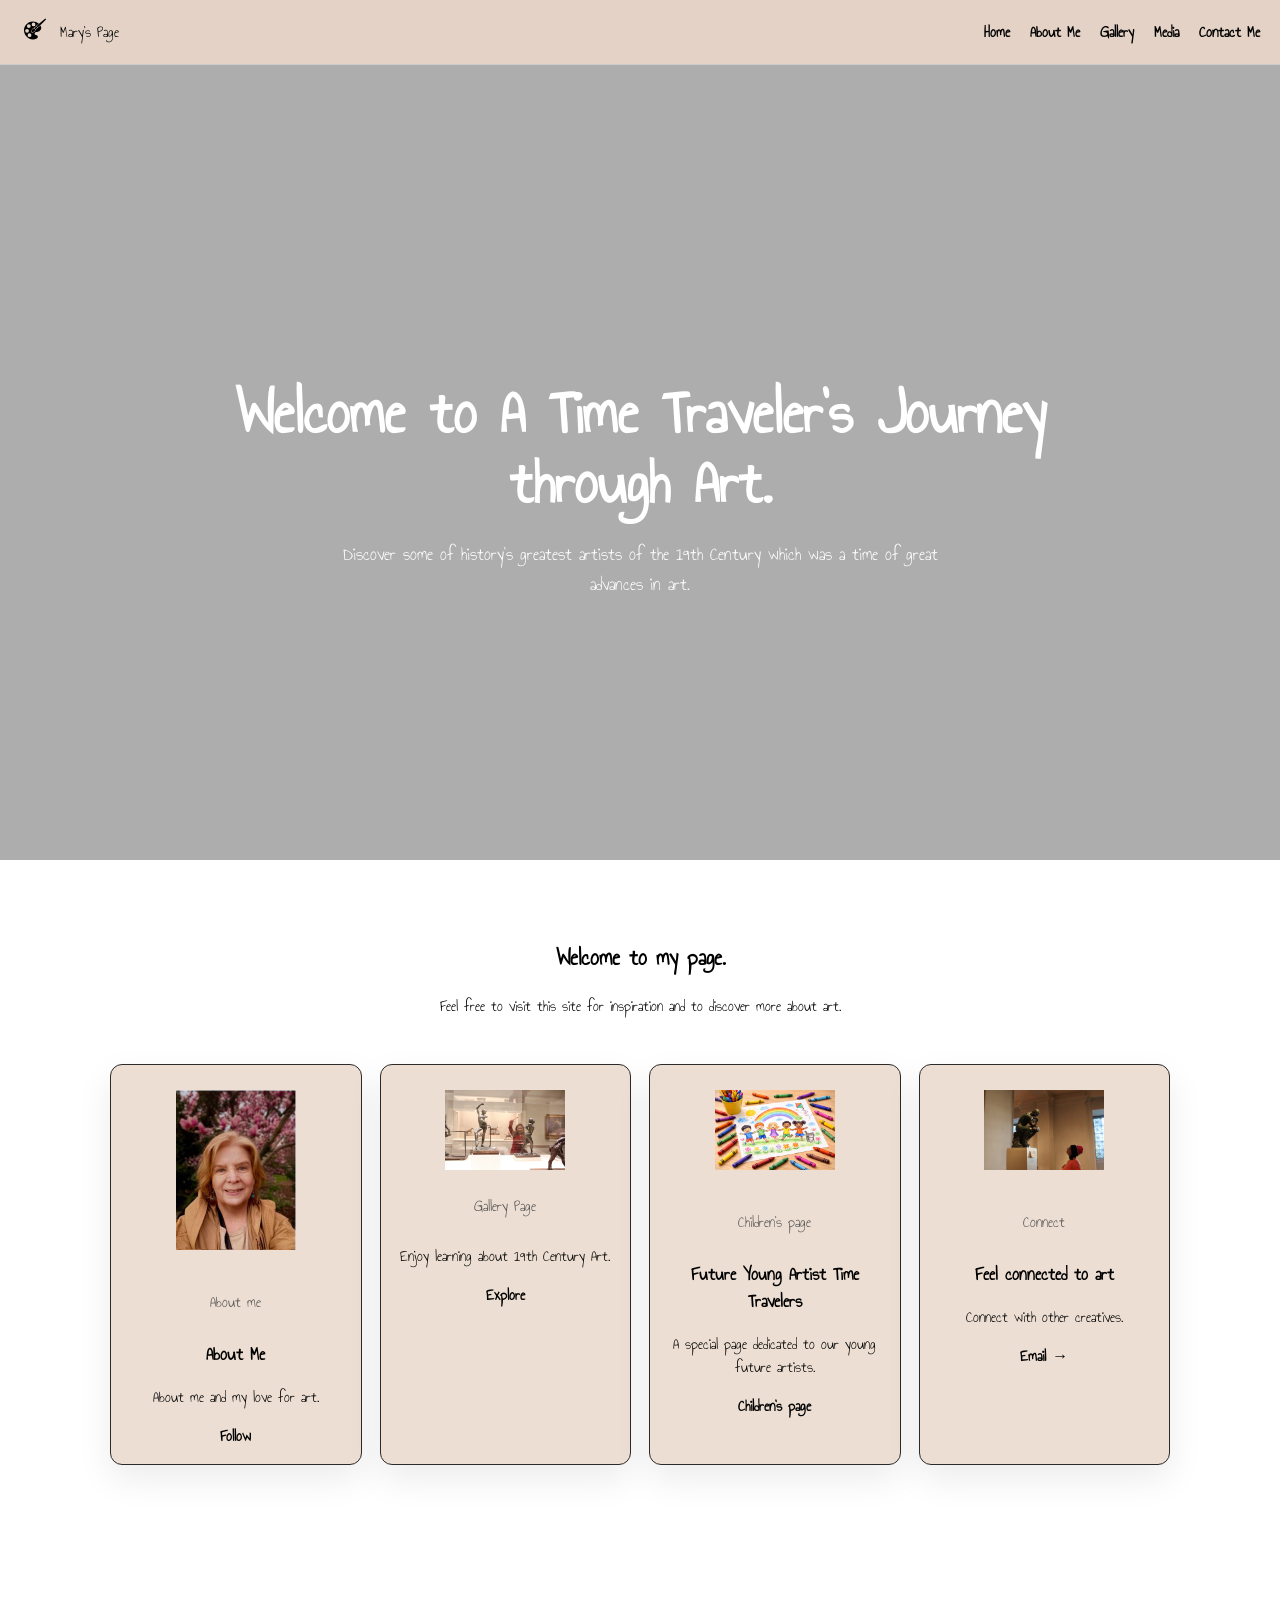
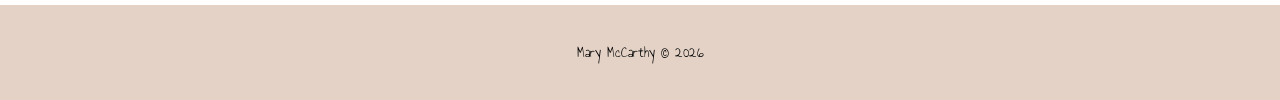
<file: index.html>
<!DOCTYPE html>
<html lang="en">
<head>
<!--ChatGpt help with metadata after PageSpeed Insights scan-->
    <meta charset="UTF-8">
    <meta name="viewport" content="width=device-width, initial-scale=1.0">
    <title>A Time Traveler's Journey Through Art</title>
    <meta name="description" content="Explore a time traveler’s journey through 19th-century art, featuring famous artists, galleries, and inspiration for young creators.">
    <meta name="author" content="Mary Mazujian">
    <meta name="keywords" content="art, 19th century art, Degas, gallery, student portfolio, art history">
    
    <!--working on favicon issue ChatGPT assistance-->
    <!--ChatGPT change href so it works in GitHub-->
     <link rel="icon" href="./images/favicon.ico">
    <!--ChatGPT help fixing stylesheet for multiple pages-->
     <link rel="stylesheet" href="./css/style.css?v=3">
    
    <link rel="preconnect" href="https://fonts.googleapis.com">
    <link rel="preconnect" href="https://fonts.gstatic.com" crossorigin>
    <link href="https://fonts.googleapis.com/css2?family=Annie+Use+Your+Telescope&family=Vend+Sans:ital,wght@0,300..700;1,300..700&display=swap" 
        rel="stylesheet">
</head>

<body>


<!--replaced dot with icon noun project-->
<!--Noun Project used for icon of painter palette titled Painter by con painter by Phạm Thanh Lộc  reference is in footer-->
    <!-- Al Assistance Citation (Required):
    Tool: ChatGPT
    Date: 2026-02-01
    Where used: brand dot section in order to change dot to favicon
    What Al did: Provided this with code:To change a dot into an icon, you just replace the element that draws the dot with an <img> (or SVG) and remove the dot styling.
    What I did: Prompt summary: "How to change dot to icon" -->


<!--ChatGPT assistance with header to show icon and color-->

<!--ChatGPT help with fixing icon for GitHub-->
    <!--ChatGPT halpe after missing hamburger-->
<header>
  <nav class="navbar">

    <div class="brand">
      <img src="./images/icon.svg" alt="Painter palette icon">
      <span>Mary's Page</span>
    </div>

    <input type="checkbox" id="menu-toggle" class="menu-toggle">
    <label for="menu-toggle" class="hamburger">&#9776;</label>

    <div class="desktop-nav">
      <a href="index.html" class="active">Home</a>
      <a href="about.html">About Me</a>
      <a href="gallery.html">Gallery</a>
      <a href="media.html">Media</a>
      <a href="contact.html">Contact Me</a>
    </div>

  </nav>
</header>
<!--ChatGPT assistance removed extra toggle-->

<main id="main">

    
<!--Hero Video-->

<!--Source Citation-->
<!--Hero image Courtesy of the National Gallery of Art 
free-images-and-open-access
Edgar Degas The Dance Class  
Courtesy of the National Gallery of Art
-->

<!--Meta AI changed still photo into video-->

<!--Tool: Meta AI
Date: 2026-02-01
Where used: Change image to video
What Al did: It changed still image into video.
What I did: Prompt: Animate this Degas pasted image with a few dancers in the background moving gracefully-->


<!--Special note trying to format video hero image to go across page-->
<!--Tool: ChatGPT
Date: 2026-02-01
Where used: To format sizing of video
What Al did: Not yet complete
What I did: Prompt:
-->
<!--Image from National Gallery Commons-->
<!--Meta AI changed still photo into video-->
<!--ChatGPT assistance with sizing for hero did not go across page-->


<!-- Al Assistance Citation (Required):
Tool: ChatGPT
Date: 2026-02-01
Where used: Hero to correct issue of hero video not aligned across page. this fixed the length issue but need more help with the size taking over page.
ChatGPT provided more CSS to help. 
What Al did: Provided example semantic HTML and icon+heading pattern
What I did: I shared screenshot and hero code.-->

<!--ChatGPT assistance to make all hero pages match css-->

<section class="hero">

  <video 
    class="hero-image"
    autoplay 
    muted 
    loop 
    playsinline
  >
    <source src="media/degasdancers.mp4" type="video/mp4">
  </video>

  <div class="hero-content">
    <h1>Welcome to A Time Traveler's Journey through Art.</h1>

    <p>
      Discover some of history's greatest artists of the 19th Century which was a time of great advances in art.
    </p>
  </div>

</section>

<!--ChatGPT help with id section-->
<!--Card section-->
<section class="section" id="welcome">
    <div class="section-inner">
      <h2>Welcome to my page.</h2>
<p class="lead">
        Feel free to visit this site for inspiration and to discover more about art. 
      </p>

      <div class="cards">

          <!--ChatGPT assistance with card img src for images to load on GitHub-->

         <!-- CARD 1 -->
        <article class="card" id="about me">
          <div class="card-media">
            <!-- Use image OR video -->
            <img src="./images/maryphoto.jpg" alt="image of self">
          </div>
          <div class="card-body">
            <span class="card-tag">About me</span>
            <h3>About Me</h3>
            <p>About me and my love for art.</p>
           <a class="card-link" href="about.html">Follow</a>
          </div>
        </article>

  <!-- CARD 2 -->
   <!--My own photo taken at the National Gallery of ARt with my friend Hongmei imitating the dance moves of the clay dancers created by Edgar Degas-->
        <article class="card" id="gallery page">
          <div class="card-media">
            <!-- Use image OR video -->
            <img src="./images/dancers.jpg" alt="Degas clay sculptures displayed with woman posing as one of the dancers-->
          </div>
          <div class="card-body">
            <span class="card-tag">Gallery Page</span>
            <h3></h3>
            <p>Enjoy learning about 19th Century Art.</p>
            <a class="card-link" href="gallery.html">Explore</a>
          </div>
        </article>

        <!-- CARD 3 -->

      <!--Tool: ChatGPT
      Date: 2026-02-01
       Where used: card 3 image
      What Al did: Provided image of crayons and diverse group of children.
      What I did: Prompt: create image of children's crayon's crayons diverse group of children plus cat.
      -->
        <article class="card" id="process">
          <div class="card-media">
            <img src="./images/childart.jpg" alt="Future Young Artist Time Travelers">
          </div>
          <div class="card-body">
            <span class="card-tag">Children's page</span>
            <h3>Future Young Artist Time Travelers</h3>
            <p>A special page dedicated to our young future artists.</p>
            <a class="card-link" href="youngartists.html">Children's page</a>
          </div>
        </article>

        <!-- CARD 4 -->
        <!--My own photo taken at the National Gallery of Art with my friend Mausumi staring at the Rodin The Thinker statue-->
        <article class="card" id="contact">
          <div class="card-media">
            <img src="./images/Rodinwithfriend.jpg" alt="Woman looking up at Rodin's Thinker statue">
          </div>
          <div class="card-body">
            <span class="card-tag">Connect</span>
            <h3>Feel connected to art</h3>
            <p>Connect with other creatives.</p>
            <a class="card-link" href="mailto:mmazujian@example.com">Email →</a>
          </div>
        </article>

      </div>
<!--Had extra div which was deleted after professor feedback, ChatGPT helped me find the extra div-->
  </section>


 <footer>
    <p>Mary McCarthy &copy; 2026</p>
  </footer>
</body>
</html>
</file>
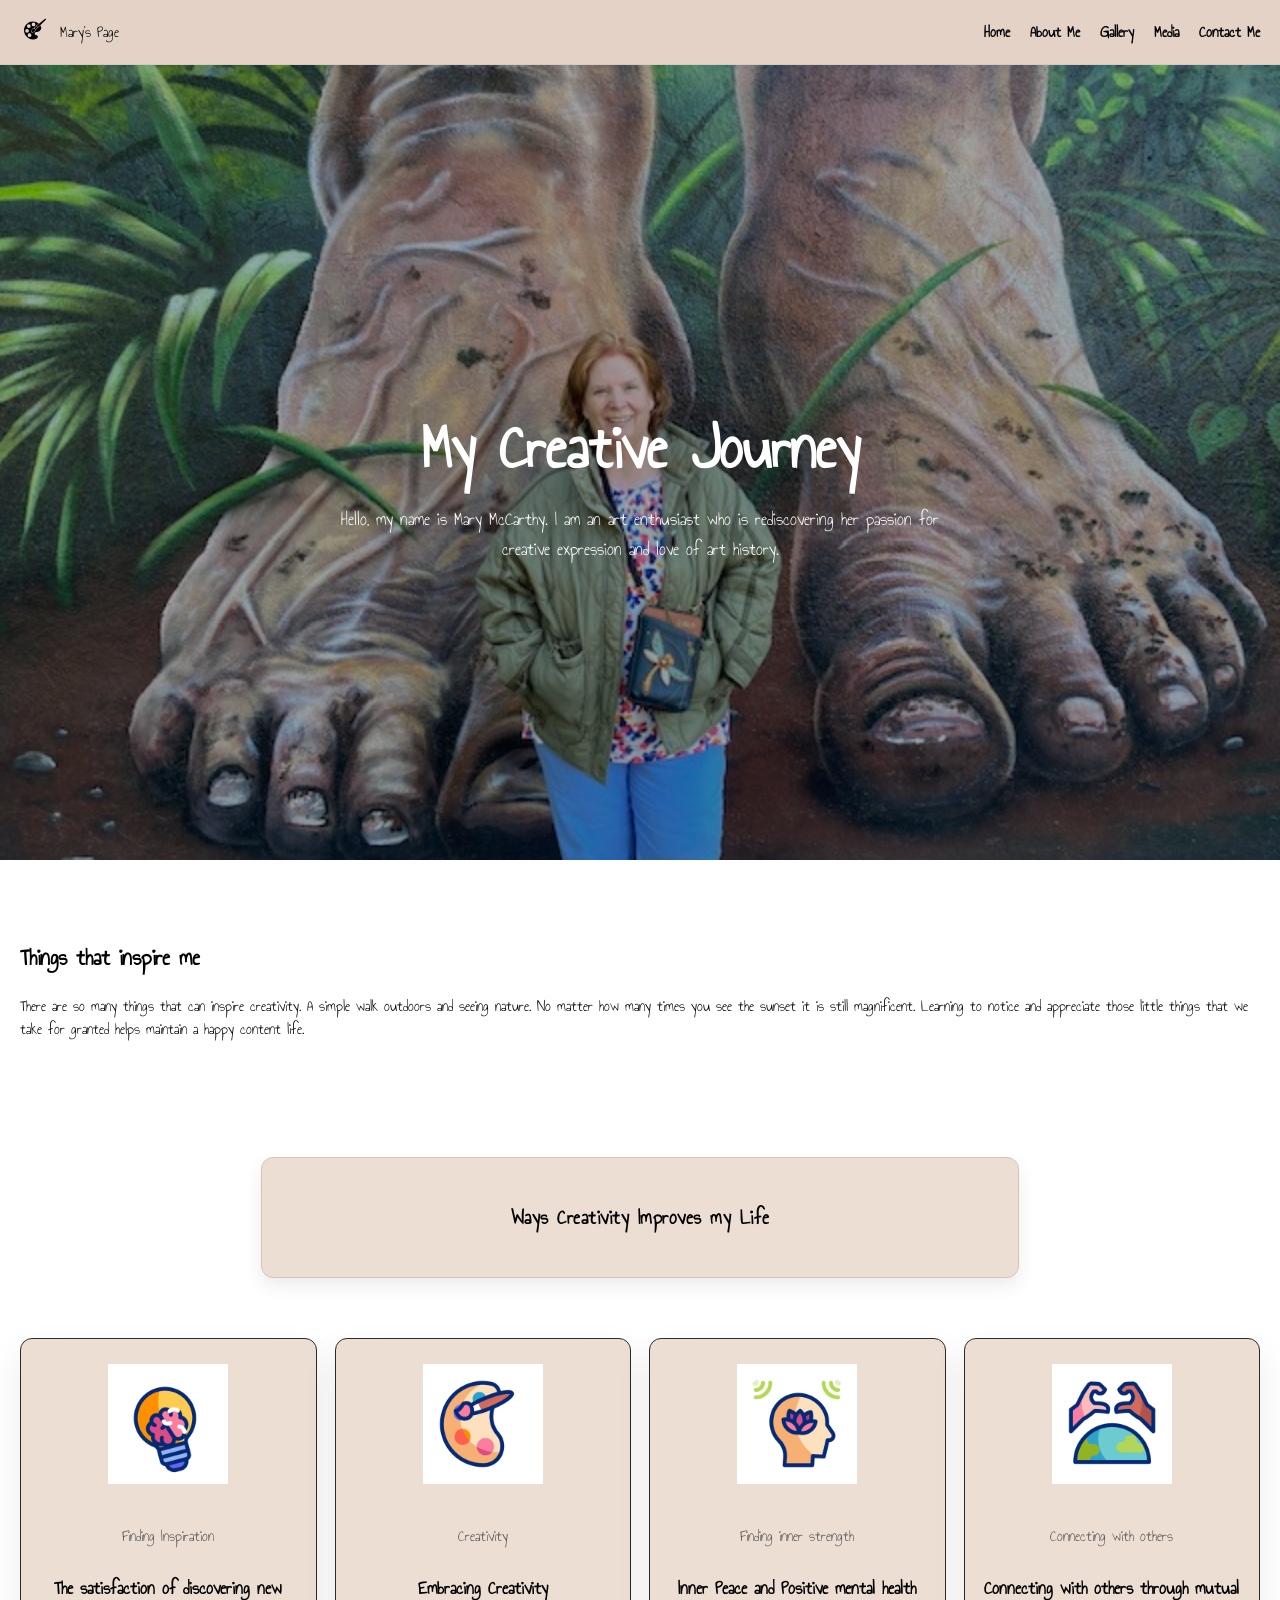
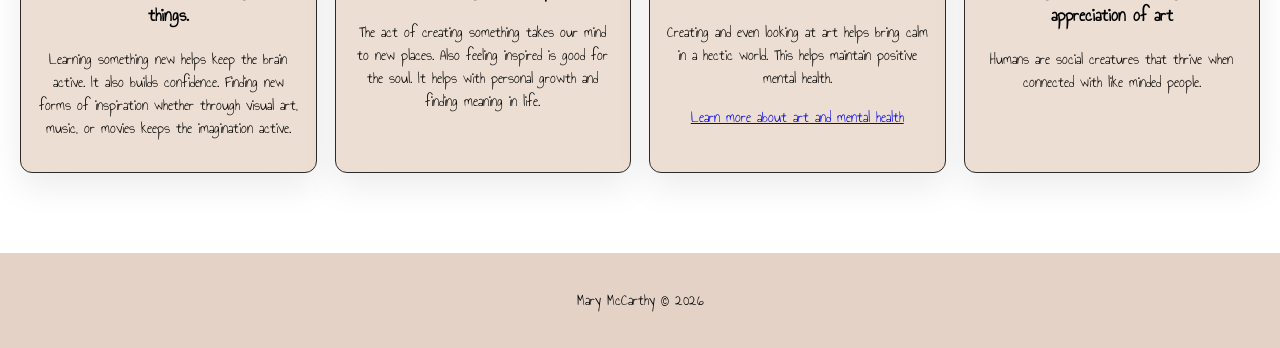
<file: about.html>
<!DOCTYPE html>
<html lang="en">
<head>
  <meta charset="UTF-8">
  <meta name="viewport" content="width=device-width, initial-scale=1.0">
  <title>About Me</title>

<!--Font code from Google fonts Annie Use your Telescope to match what was used to match font used in previous Capstone 1 for hero*-->
 <link rel="preconnect" href="https://fonts.googleapis.com">
<link rel="preconnect" href="https://fonts.gstatic.com" crossorigin>
<link href="https://fonts.googleapis.com/css2?family=Annie+Use+Your+Telescope&family=Work+Sans:wght@300;400;600&display=swap" rel="stylesheet">
 <link rel="stylesheet" href="./css/style.css?v=3">


</head>
<body>

<!--ChatGPT assistance with adding back border and nav on top along with hamburger menu-->
<!-- ChatGPT assistance with changing navbar and desktop nav for GitHub -->
<header>
  <nav class="navbar">

    <div class="brand">
      <img src="./images/icon.svg" alt="Painter palette icon">
      <span>Mary's Page</span>
    </div>

    <input type="checkbox" id="menu-toggle" class="menu-toggle">
    <label for="menu-toggle" class="hamburger">&#9776;</label>

    <div class="desktop-nav">
      <a href="index.html">Home</a>
      <a href="about.html" class="active">About Me</a>
      <a href="gallery.html">Gallery</a>
      <a href="media.html">Media</a>
      <a href="contact.html">Contact Me</a>
    </div>

  </nav>
</header>

<!--ChatGPT help with placement of text and remove text boxes-->

  <!--ChatGPT suggestion to change header class to section class-->
<section class="hero" id="home">
  <img 
    src="images/marymural.jpg" 
    alt="Mary Mazujian standing in front of a street mural"
    class="hero-image"
  >
<!--ChatGPT help with formatting text-->
 <div class="hero-content">
  <h1>My Creative Journey</h1>
  <p>
    Hello, my name is Mary McCarthy. I am an art enthusiast who is rediscovering
    her passion for creative expression and love of art history.
  </p>
</div>

</section>



<!--ChatGPT assistance with about section code needed to be changed-->
<main>
  <section id="about">
    <h2>Things that inspire me</h2>
    <p>There are so many things that can inspire creativity. A simple walk outdoors and seeing nature. 
      No matter how many times you see the sunset it is still magnificent. Learning to notice and 
      appreciate those little things that we take for granted helps maintain a happy content life.</p>
  </section>

  <!--ChatGPT helped with box to title for cards-->
<section class="creativity-strip">
  <p>
    Ways Creativity Improves my Life
  </p>
</section>

<!--ChatGPT assistance with section class id code-->

<!--Card section-->



<div class="cards">

  <!--Card 1-->
    <!--ChatGPT assistance with icon attribution and code-->

 <article class="card" id="about-me">

  <div class="card-media">
     <img src="images/lightbulb.gif" alt="colorful lightbulb with brain icon">
    <p class="icon-credit"></p>
     <!--Source from Flaticon attributed to designer Freepik-->
           
  </div>

  <div class="card-body">
    <span class="card-tag">Finding Inspiration</span>
    <h3>The satisfaction of discovering new things.</h3>
    <p>Learning something new helps keep the brain active. It also builds confidence. Finding new forms of inspiration
      whether through visual art, music, or movies keeps the imagination active.</p>
     
  </div>

</article>



  <!-- CARD 2 -->
   <!--My own photo taken at the National Gallery of ARt with my friend Hongmei imitating the dance moves of the clay dancers created by Edgar Degas-->
        <article class="card" id="pallette">
          <div class="card-media">
            <!-- Animated icon from Flaticon -->
            <img src="images/palette.gif" alt="palette icon">
             <p class="icon-credit"></p>
            <!--Source from Flaticon attributed to designer Freepik-->
           
          </div>
          <div class="card-body">
            <span class="card-tag">Creativity</span>
            <h3>Embracing Creativity</h3>
            <p>The act of creating something takes our mind to new places. Also feeling inspired is good for the soul. It helps with personal growth and finding meaning in life.</p>
            
          </div>
        </article>

        <!-- CARD 3 -->

     <!--UPDATE cards with own content, original from Capstone 1 project-->
        <article class="card" id="process">
          <div class="card-media">
            <img src="images/meditation.gif" alt="Meditation icon">
            <p class="icon-credit"></p>
            <!--Source from Flaticon attributed to designer Freepik-->
           
          </div>
          <div class="card-body">
            <span class="card-tag">Finding inner strength</span>
            <h3>Inner Peace and Positive mental health</h3>
            <p>Creating and even looking at art helps bring calm in a hectic world. This helps maintain positive mental health.</p>
            <!--ADD article about art and mental health-->
             <a href="https://www.apa.org/monitor/2025/09/art-mind-brain" target="_blank">Learn more about art and mental health</a>
          <!--link from article from American Psychological Association called -What happens in the brain when we experience art 
          by Kirsten Weir-->
          
          </div>
        </article>

        <!-- CARD 4 -->
        <!--My own photo taken at the National Gallery of Art with my friend Mausumi staring at the Rodin The Thinker statue-->
        <article class="card" id="contact">
          <div class="card-media">
               <img src="images/hands-heart-earth.gif" alt="hands hart earth peace icon">
               <p class="icon-credit"></p>
            <!--Source from Flaticon attributed to designer Freepik-->
           
          </div>
          <div class="card-body">
            <span class="card-tag">Connecting with others</span>
            <h3>Connecting with others through mutual appreciation of art</h3>
            <p>Humans are social creatures that thrive when connected with like minded people.</p>

          </div>
        </article>

    
</div>
  
</section>

</main> 
  



  <footer>
    <p>Mary McCarthy &copy; 2026</p>
  </footer>

</body>
</html>
</file>
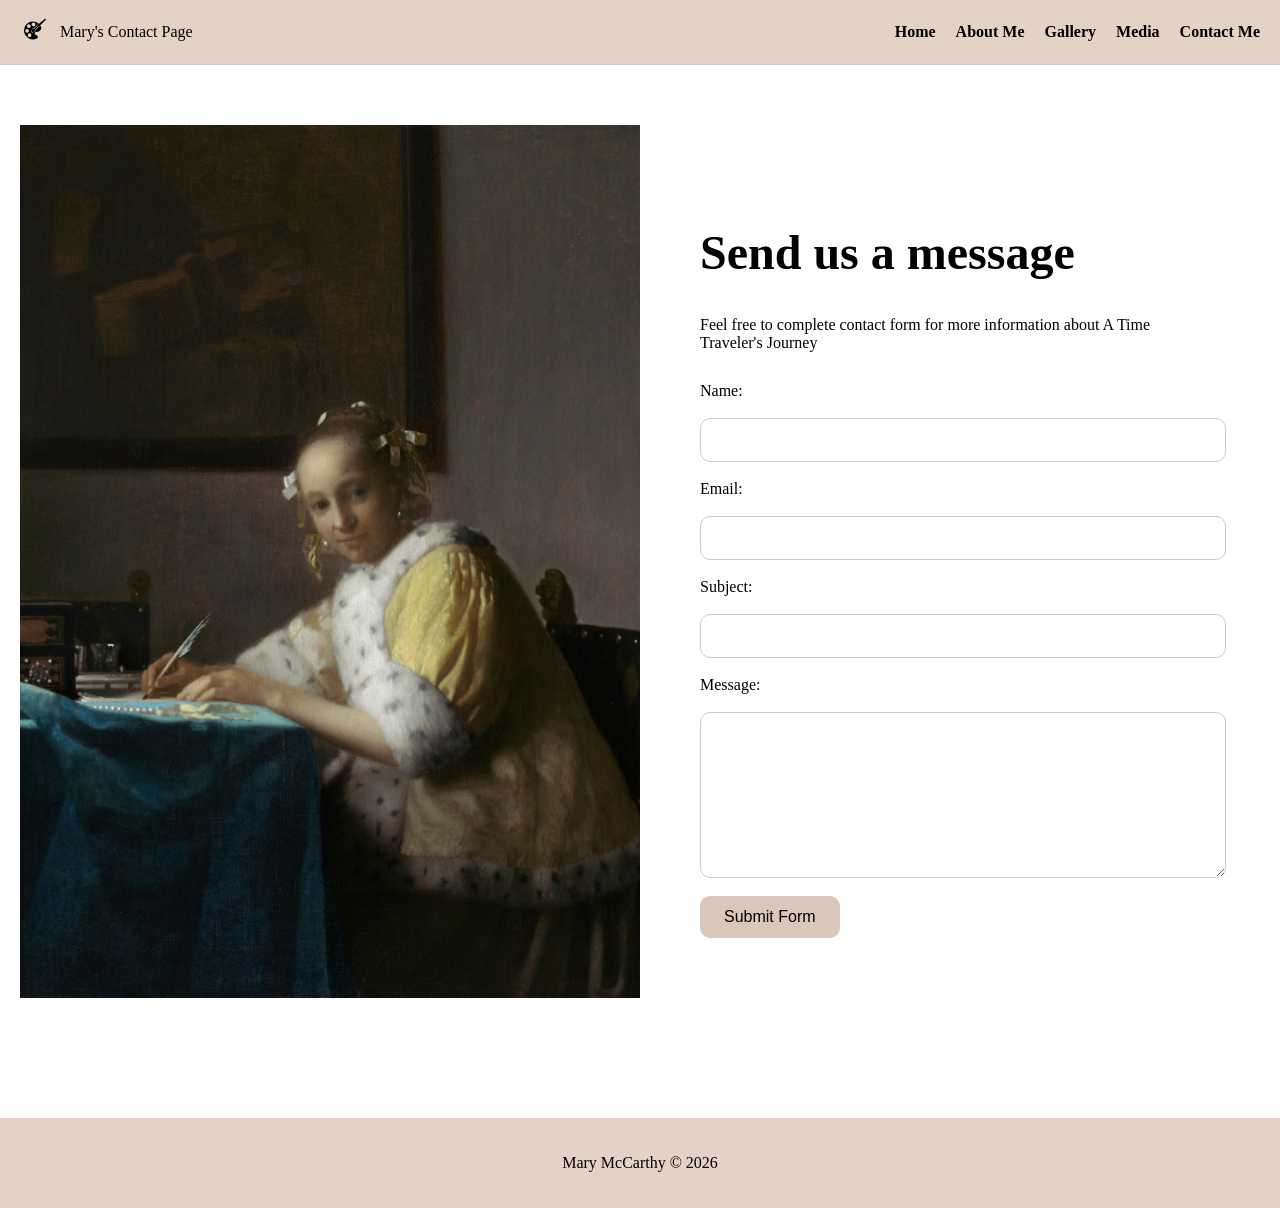
<file: contact.html>
<!DOCTYPE html>
<html lang="en">
<head>
    <meta charset="UTF-8">
    <meta name="viewport" content="width=device-width, initial-scale=1.0">
    <title>Contact Page</title>
    <!--working on favicon issue ChatGPT assistance-->
    <link rel="icon" href="./images/favicon.ico">  
<link rel="stylesheet" href="./css/style.css?v=4">    <!--ChatGPT assistance with stylesheet for GitHub-->
</head>
<body>
    
<header>
  <nav class="navbar">


  
<!--Playground source for form code-->
<!--sample original regular form-->
<!--ChatGPT assistance with matching header with other pages-->  

<div class="brand">
 <img src="./images/icon.svg" class="logo-icon" alt="Painter palette icon">
  Mary's Contact Page
</div>


    <input type="checkbox" id="menu-toggle" class="menu-toggle">
    <label for="menu-toggle" class="hamburger">&#9776;</label>

    <div class="desktop-nav">
      <a href="index.html">Home</a>
      <a href="about.html">About Me</a>
      <a href="gallery.html">Gallery</a>
      <a href="media.html">Media</a>
      <a href="contact.html" class="active">Contact Me</a>
    </div>

  </nav>
</header>

  
<!--Split screen code original from Playground code-->
<!--Image of oil painting by Johannes Vermeer titled "A Lady Writing" from National Gallery Creative Commons-->
 

  <!--Sample split screen form code-->
  <!--ChatGPT assistance changing image to video-->
  <!--ChatGPT help with changing original image size to card size-->
<section class="split">
  <div class="left-video">
  <!--ChatGPT help with fixing image video for GitHub-->

<video autoplay muted loop playsinline
       poster="./media/vermeerladywriting.jpg"
       aria-label="Woman writing a letter with feathered pen">
  <source src="./media/vermeerladywriting.mp4" type="video/mp4">
  Your browser does not support the video tag.
</video>
  </div>
    
  <main class="contact-wrapper">
    <h1>Send us a message</h1>

    <p class="intro">
      Feel free to complete contact form for more information about A Time Traveler's Journey
    </p>

    <form action="https://formspree.io/f/xgodvgdk" method="POST">

      <input type="hidden" name="_subject" value="New message from Mary's Contact Page">

      <label>Name:</label>
      <input type="text" name="name" required>

      <label>Email:</label>
      <input type="email" name="email" required>

      <label>Subject:</label>
      <input type="text" name="subject" required>

      <label>Message:</label>
      <textarea name="message" rows="5" required></textarea>

      <button type="submit">Submit Form</button>

    </form>
  </main>

</section>




 <footer>
    <p>Mary McCarthy &copy; 2026</p>
  </footer>

</body>
</html>
</file>
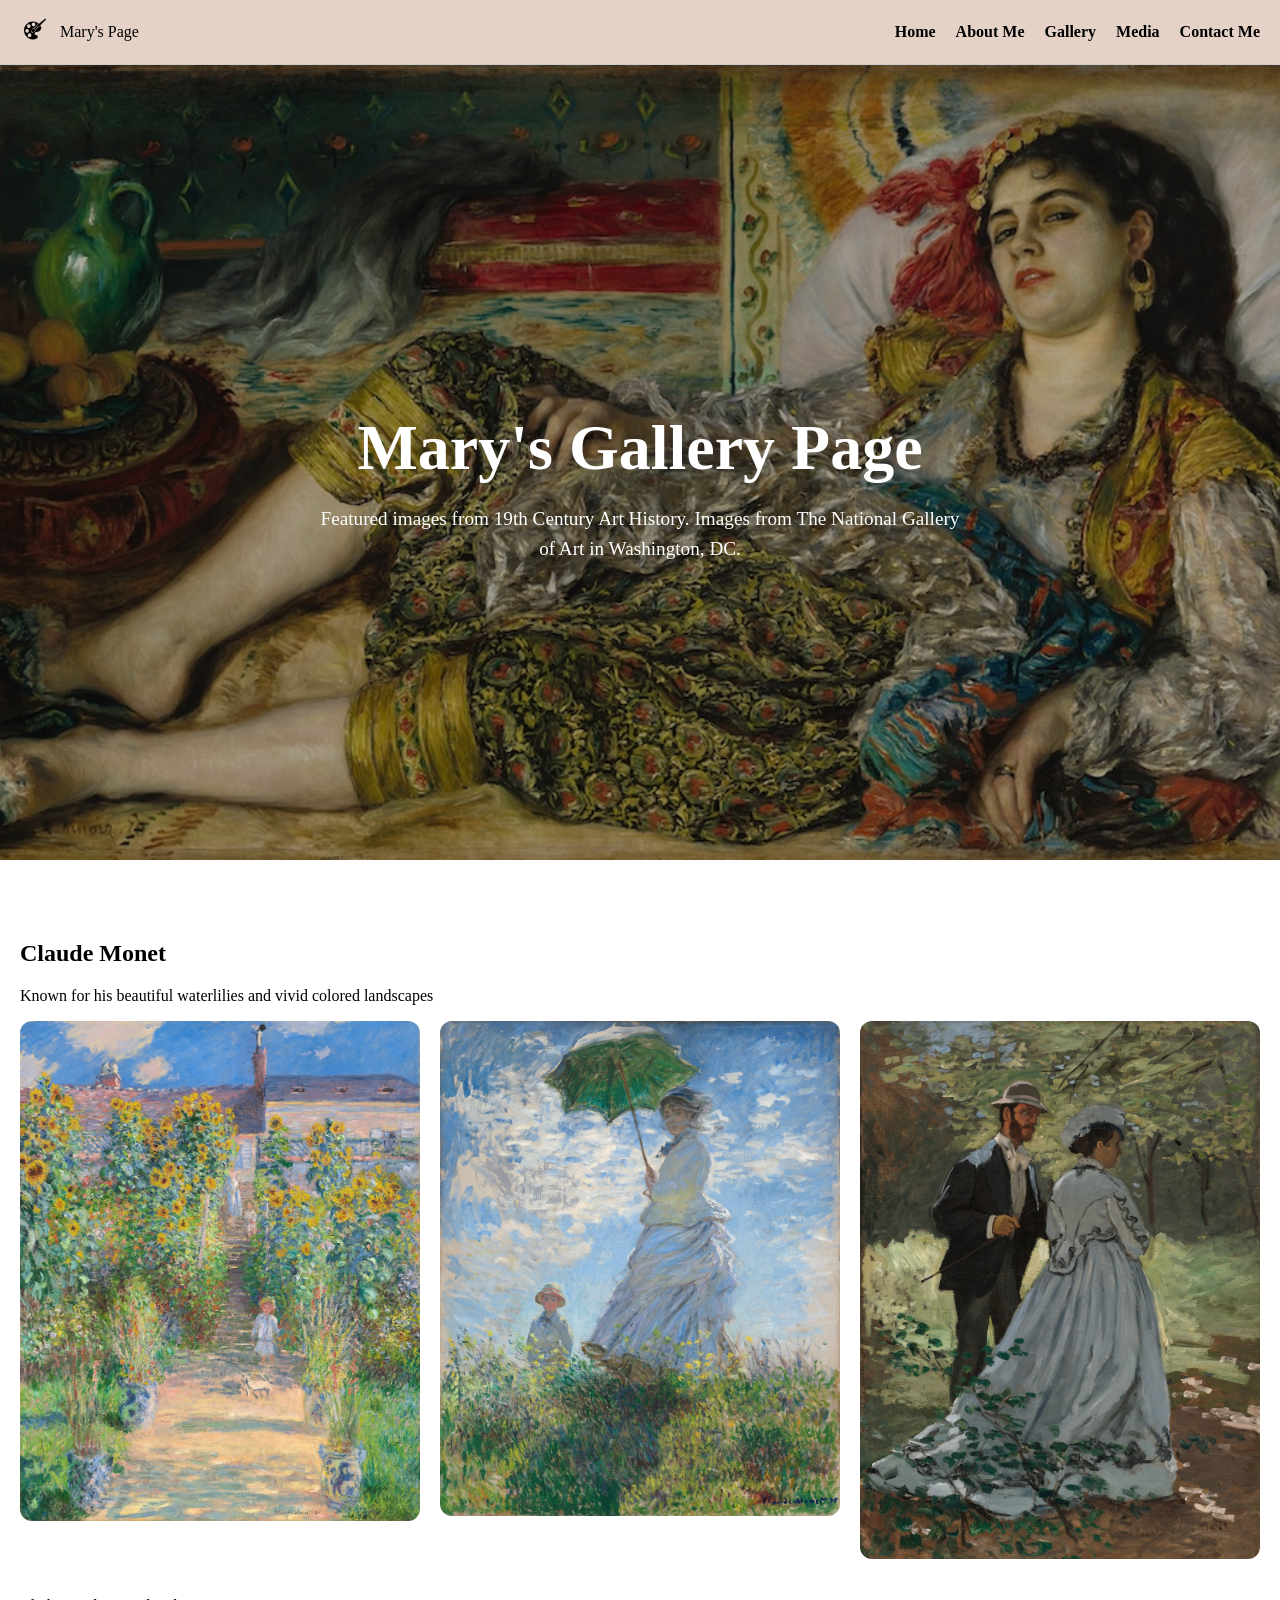
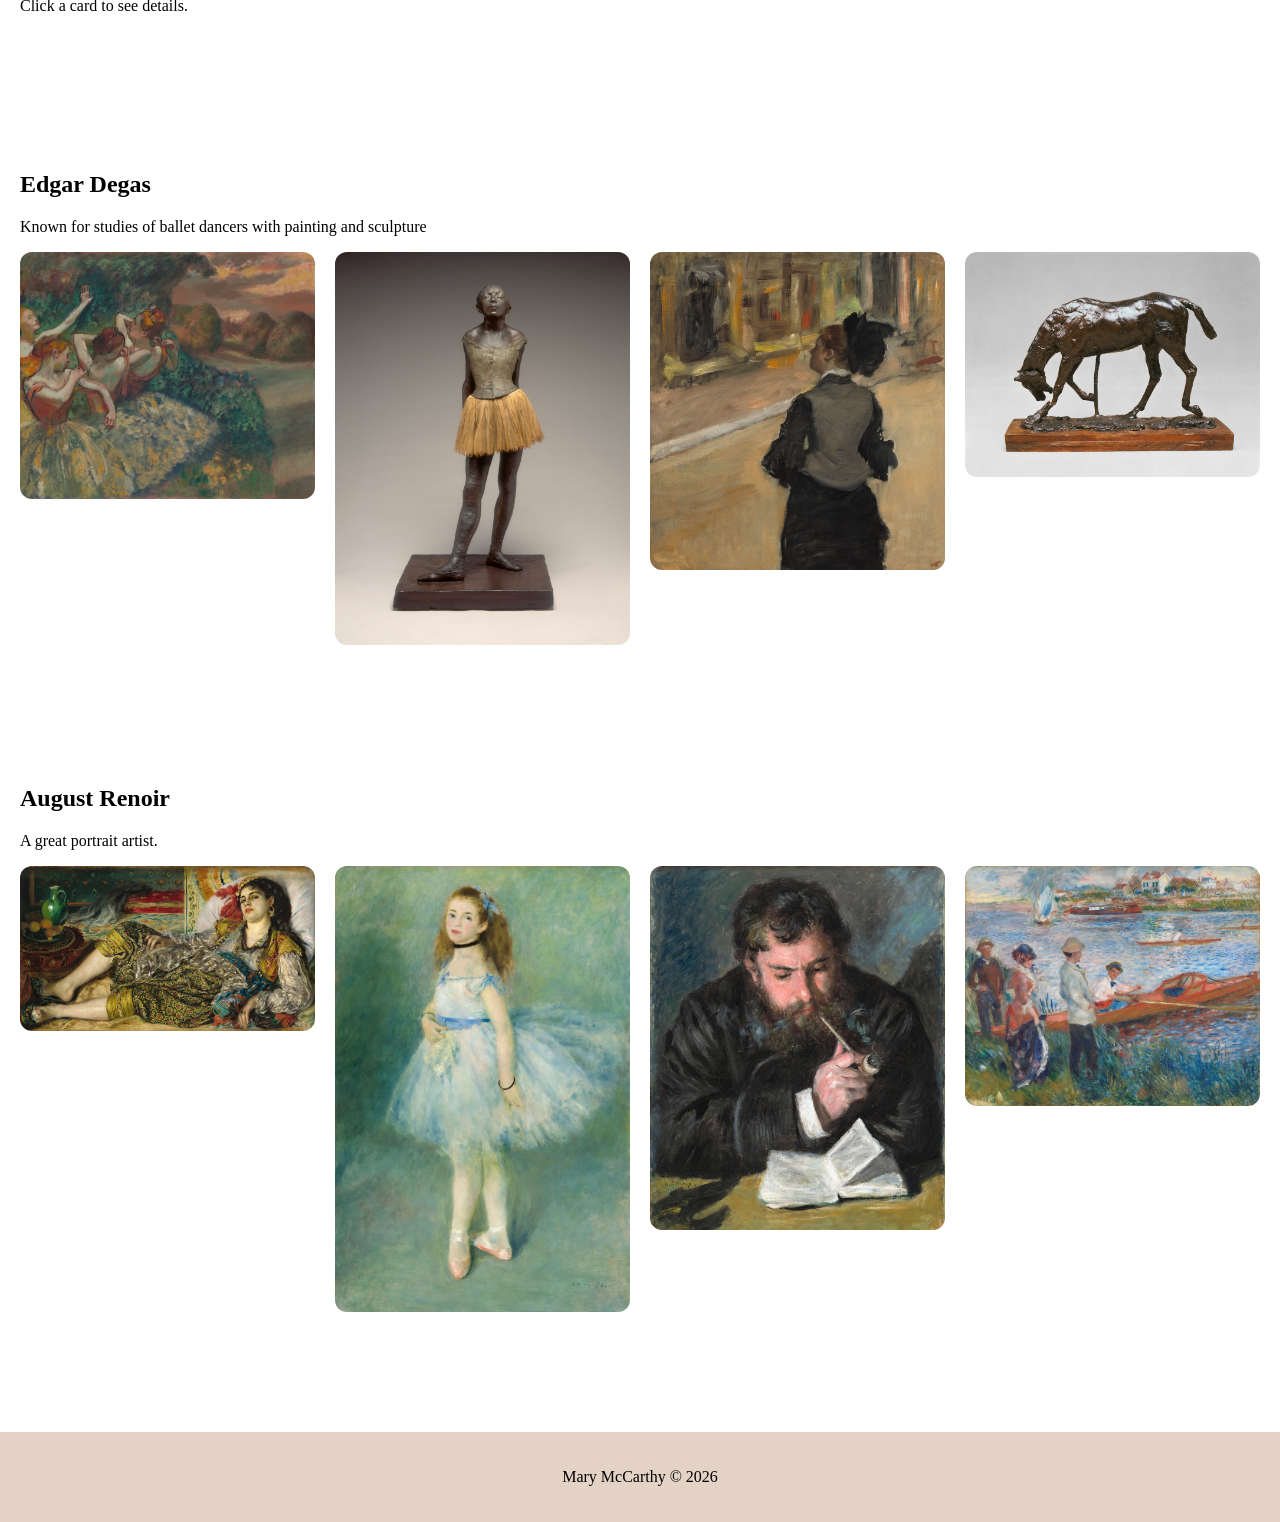
<file: gallery.html>
<!DOCTYPE html>
<html lang="en">
<head>
    <meta charset="UTF-8">
    <meta name="viewport" content="width=device-width, initial-scale=1.0">

    <title>Gallery Page</title>
    <!--ChatGPT assistance adding new stylesheet for adding to index page-->
    <link rel="stylesheet" href="./css/style.css?v=3">    
 
</head>
<body>

<!--ChatGPT assistance with hamburger-->

<header>
  <nav class="navbar">

    <div class="brand">
      <img src="./images/icon.svg" alt="Painter palette icon">
      <span>Mary's Page</span>
    </div>

    <input type="checkbox" id="menu-toggle" class="menu-toggle">
    <label for="menu-toggle" class="hamburger">&#9776;</label>

    <div class="desktop-nav">
      <a href="index.html">Home</a>
      <a href="about.html">About Me</a>
      <a href="gallery.html" class="active">Gallery</a>
      <a href="media.html">Media</a>
      <a href="contact.html">Contact Me</a>
    </div>

  </nav>
</header>
<!--ChatGPT help with hero image not transfering to Github-->  
<div class="hero-centered">
  
<section class="hero">
  <img 
    src="./images/odalisque.jpg"
    alt="Renoir painting of Odalisque"
    class="hero-image"
  >

  <div class="hero-content">
    <h1>Mary's Gallery Page</h1>
    <p>
      Featured images from 19th Century Art History. Images from The National Gallery of Art in Washington, DC.
    </p>
  </div>
</section>

    
<!--ChatGPT assistance with centering gallery text-->


<!--ChatGPT assistance with images formating size to 1000 pixes as well as title for image source after imagaes that did not load in github-->

<!--ChatGPT help with adding hover-->

<!--ChatGPT assistance with replacing Monet section-->
<section class="monet-section">
  <h2>Claude Monet</h2>
  <p>Known for his beautiful waterlilies and vivid colored landscapes</p>

  <div class="masonry-grid">
    <div class="masonry-item"
         style="grid-row: span 2;"
         onclick="showInfo(this)"
         data-title="The Artist's Garden at Vétheuil"
         data-year="1880"
         data-desc="A luminous garden scene filled with color and light.">
      <img src="./images/gardenvetheuil.jpg" alt="oil painting showing bridge with water lilies by Claude Monet">
    </div>
           


    <div class="masonry-item"
         style="grid-row: span 5;"
         onclick="showInfo(this)"
         data-title="Woman with a Parasol"
         data-year="1875"
         data-desc="A breezy outdoor scene showing Monet's interest in light and movement.">
     <img src="./images/womanparasol.jpg" alt="oil painting showing woman holding a parasol with young child by Claude Monet">
     </div>

    <div class="masonry-item"
         style="grid-row: span 4;"
         onclick="showInfo(this)"
         data-title="Bazille and Camille"
         data-year="1865"
         data-desc="A study featuring Camille Monet and Frédéric Bazille.">
      <img src="./images/bazillecamille.jpg" alt="Bazille and Camille painting by Claude Monet">
    </div>



    </div>

    <!--removed two extra text cards due to time may add back-->
  <!--ChatGPT aside panel help-->
  <aside class="info-panel" id="info-panel">
    <p>Click a card to see details.</p>
  </aside>
</section>


<!--ChatGPT assistance with replacing Degas section-->
<section class="degas-section">
  <h2>Edgar Degas</h2>
  <p>Known for studies of ballet dancers with painting and sculpture</p>

  <div class="masonry-grid">
    <div class="masonry-item"
         style="grid-row: span 3;"
         onclick="showInfo(this)"
         data-title="Four Dancers"
         data-year="1899"
         data-desc="A study of ballerinas showing Degas' interest in movement.">  
    <img src="./images/fourdancers.jpg" alt="Four Dancers">
    </div>
      <div class="masonry-item"
         style="grid-row: span 5;"
         onclick="showInfo(this)"
         data-title="Little Dancer"
         data-year="1881"
         data-desc="A famous sculpture of a young ballet student.">
      <img src="./images/littledancer.jpg" alt="Little Dancer">
    </div>

    <div class="masonry-item"
         style="grid-row: span 4;"
         onclick="showInfo(this)"
         data-title="Woman Viewed from Behind"
         data-year=""
         data-desc="Woman shown window shopping.">
     <img src="./images/womanviewedfrombehind.jpg" alt="Woman Viewed from Behind">
    </div>

    <div class="masonry-item"
         style="grid-row: span 2;"
         onclick="showInfo(this)"
         data-title="Horse with Head Lowered"
         data-year=""
         data-desc="Horse sculpture made of bees wax.">   
    <img src="./images/horsewithheadlowered.jpg" alt="Horse with Head Lowered">
    </div>
  </div>


</section>

   



<!--ChatGPT assistance with replacing Renoir section-->
<section class="renoir-section">
  <h2>August Renoir</h2>
  <p>A great portrait artist.</p>

  <div class="masonry-grid">
    <div class="masonry-item"
         style="grid-row: span 2;"
         onclick="showInfo(this)"
         data-title="Odalisque"
         data-year="1870"
         data-desc="A woman reclining in colorful costume">
        <img src="./images/odalisque.jpg" alt="Odalisque">    
    </div>

    <div class="masonry-item"
         style="grid-row: span 6;"
         onclick="showInfo(this)"
         data-title="The Dancer"
         data-year="1874"
         data-desc="Study of a young ballet dancer.">
      <img src="./images/thedancer.jpg" alt="The Dancer">
    </div>

    <div class="masonry-item"
         style="grid-row: span 4;"
         onclick="showInfo(this)"
         data-title="Claude Monet"
         data-year="1875"
         data-desc="Portrait of fellow Impressionist artist Claude Monet.">
      <img src="./images/claudemonet.jpg" alt="Portrait of fellow artist Claude Monet">
    </div>

    <div class="masonry-item"
         style="grid-row: span 3;"
         onclick="showInfo(this)"
         data-title="Oarsmen at Chatou"
         data-year="1879"
         data-desc="Scene of men watching boat sail.">
      <img src="./images/oarsmenatchatou.jpg" alt="Oarsmen at Chatou">
    </div>

  <!--removed 2 extra cards-->
   
  </div>

</section>


 <footer>
    <p>Mary McCarthy &copy; 2026</p>
  </footer>
<script>
function showInfo(card) {
  document.querySelectorAll('.masonry-item').forEach(item => {
    item.classList.remove('selected');
  });

  card.classList.add('selected');

  const title = card.dataset.title || "Untitled";
  const year = card.dataset.year || "";
  const desc = card.dataset.desc || "No description available.";

  document.getElementById('info-panel').innerHTML = `
    <h3>${title}</h3>
    <div class="year">${year}</div>
    <p>${desc}</p>
  `;
}
</script>

</body>
</html>
</file>
<file: css/style.css>
/* ChatGPT assistance adding root variables */

:root {
  --radius: 12px;
  --card: #ECDED2;
  --line: #2d2b29;
}

/* BODY */
/* Changed all text to Annie Use Your Telescope from Google Fonts */
body {
  margin: 0;
  font-family: "Annie Use Your Telescope", cursive;
}

/* HERO SECTION */
/* ChatGPT assistance with hero image to move up to match CSS */
/*Extra help from ChatGPT for formatting placement of text on image*/
/*hero image of mural taken of me by Jennifer McCarthy in New York City*/

/*ChatGPT help with removing shadowed box*/
/*ChatGPT remove multiple hero sections removed with one good code*/
/*CHatGPT assistance with reformating text after retrieving missing hero image*/
  /*ChatGPT help removed extra hero text*/
/*ChatGPT trying to get original text back*/
/* HERO SECTION */
.hero {
  min-height: 75vh;
  position: relative;
  display: flex;
  align-items: center;
  justify-content: center;
  text-align: center;
  color: white;
  overflow: hidden;
}

.hero-image {
  position: absolute;
  inset: 0;
  width: 100%;
  height: 100%;
  object-fit: cover;
  z-index: 0;
}

/*ChatGPT assistance with overlay that showed up too dark*/
.hero::before {
  content: "";
  position: absolute;
  inset: 0;
  background: rgba(0, 0, 0, 0.32);
  z-index: 1;
}

.hero-content {
  position: relative;
  z-index: 2;
  max-width: 900px;
  padding: 20px;
}

.hero-content h1 {
  font-size: 4rem;
  line-height: 1.1;
  font-weight: 800;
  margin-bottom: 20px;
}

.hero-content p {
  font-size: 1.2rem;
  max-width: 650px;
  margin: 0 auto;
  line-height: 1.6;
}
/* NAVIGATION BAR */
/* ChatGPT assistance with adding back border and nav on top along with hamburger menu */

/*ChatGPT help removed extra nav bar*/

/*ChatGPT suggestion to add hover and better usability since it give visual indicator when hovering over card*/

/*ChatGPT removed extra nav bar and hover*/


.menu-toggle {
  display: none;
}

.hamburger {
  display: none;
  font-size: 2rem;
  cursor: pointer;
}

/* MOBILE NAVIGATION */

@media (max-width: 768px) {

  .hamburger {
    display: block;
  }

  .nav-links {
    display: none;
    width: 100%;
    flex-direction: column;
    margin-top: 10px;
  }

  .menu-toggle:checked + .hamburger + .nav-links {
    display: flex;
  }

  .nav-header {
    flex-wrap: wrap;
  }

  .nav-links li {
    padding: 10px 0;
    text-align: center;
    border-top: 1px solid #ccc;
  }

}

/* GENERAL SECTION SPACING */
/*ChatGPT design suggestion for more space between hero and card section*/
section {
  padding: 60px 20px;
}

/*ChatGPT suggestion which helps with centering and readability on large monitors*/
.section-inner {
  max-width: 1100px;
  margin: 0 auto;
  text-align: center;
}

/* MOBILE FIRST PROMO BOX */
/* Media queries from responsive design assignment */

.promo-box {
  background-color: orange;
  width: 100%;
  padding: 20px;
}

/* TABLET */

@media (min-width: 600px) {
  .promo-box {
    background-color: green;
    width: 75%;
    padding: 30px;
  }
}

/* DESKTOP */

@media (min-width: 900px) {
  .promo-box {
    background-color: blue;
    width: 50%;
    padding: 40px;
  }
}

/*ChatGPT helped with creating section before cards as description container*/
.creativity-strip{
  background-color:#ECDED2;
  text-align:center;
  padding:24px 28px;
  font-size:1.3rem;
  font-weight:600;
  letter-spacing:0.5px;

  max-width:700px;
  margin:40px auto;

  border-radius:12px;
  border:1px solid #d6c5b6;
  box-shadow:0 8px 18px rgba(0,0,0,0.08);
}


/* CARDS */
/* Added cards section */



.cards{
  margin-top:26px;
  display:grid;
  grid-template-columns:repeat(auto-fit,minmax(240px,1fr));
  gap:18px;
  background:white;
  padding:20px;
  border-radius:12px;
}




/* CARD CONTAINER */
/* Each card represents one idea or page */
/*ChatGPT assistance add this code to keep from stretching and help with sizing*/

/*ChatGPT assistance to show icon on cards*/
/*ChatGPT assistance to center the cards again*/
/*ChatGPT assistance removed this card style because it does not match other pages*/

.card {
  text-align: center;
}

.card{
  border-radius:var(--radius);
  background:var(--card);
  border:1px solid var(--line);

  /* Soft elevation to lift card off page */
  box-shadow:0 14px 35px rgba(0,0,0,0.08);

  overflow:hidden;

  /* Smooth hover animation */
  transition:
    transform .25s ease,
    box-shadow .25s ease,
    border-color .25s ease;
}

.card:hover{
  transform:translateY(-4px);
  box-shadow:0 18px 40px rgba(0,0,0,0.12);
}



.card-body{
  padding:16px;
}

.card-tag{
  display:inline-block;
  margin-bottom:8px;
  color:#555;
}

.card-link{
  text-decoration:none;
  color:black;
  font-weight:bold;
}

/* FOOTER */
/*Experiment with color*/
/*ChapGPT helped after I showed screenshot of color from Canvas Color Palette Generator*/
/*ChatGPT also helped with adding extra space between card section and footer 60px*/
footer{
  text-align:center;
  padding:20px;
  background-color:#E3D2C5;
  color: black;
  margin-top:60px;
}

/* Flaticon icon credit */
/* Card icon attribution */

.icon-credit {
  font-size: 0.8rem;
  margin-top: 10px;
  color: #555;
}

/*ChatGPT help with fixing icon when adding About Page*/
/* ===== NEW NAVBAR FIX ===== */

.navbar {
  display: flex;
  align-items: center;
  justify-content: space-between;
  padding: 0 20px;
  height: 64px;
  background-color: #E3D2C5;
  border-bottom: 1px solid #ccc;
}

.brand {
  display: flex;
  align-items: center;
  gap: 10px;
}

/* FIX giant icon */
.brand img {
  width: 30px;
  height: 30px;
}

/* Nav links on right */
.desktop-nav {
  display: flex;
  gap: 20px;
  margin-left: auto;
}

.desktop-nav a {
  text-decoration: none;
  color: black;
  font-weight: bold;
}

.desktop-nav a:hover {
  text-decoration: underline;
}

/* hide checkbox */
.menu-toggle {
  display: none;
}

/* hide hamburger on desktop */
.hamburger {
  display: none;
}

/* ===== MOBILE ===== */
@media (max-width: 768px) {

  .desktop-nav {
    display: none;
  }

  .hamburger {
    display: block;
    font-size: 2rem;
    cursor: pointer;
  }

  #menu-toggle:checked + .hamburger + .desktop-nav {
    display: flex;
    flex-direction: column;
    width: 100%;
    background-color: #E3D2C5;
    position: absolute;
    top: 64px;
    left: 0;
    padding: 10px;
  }
}
.icon-credit a {
  color: #555;
  text-decoration: none;
}

.icon-credit a:hover {
  text-decoration: underline;
}

/*ChatGPT help to fix card size issues*/
/* ABOUT PAGE CARD FIX */
.card-media {
  height: auto;
  overflow: visible;
}

.card-media img {
  width: 120px;
  height: auto;
  object-fit: contain;
  display: block;
  margin: 25px auto;
}

/*ChatGPT assistance in making Gallery page responsive*/
/* Gallery responsive fix */
.masonry-grid {
  display: grid;
  grid-template-columns: repeat(auto-fit, minmax(250px, 1fr));
  gap: 20px;
}

.masonry-item img {
  width: 100%;
  height: auto;
  display: block;
  border-radius: 12px;
}

  /*ChatGPT assistance with adding media for missing Hero video*/
  #museumVideo {
  width: 100%;
  max-width: 800px;
  border-radius: 10px;
  display: block;
  margin: 0 auto;
}

.card-gallery {
  display: grid;
  grid-template-columns: repeat(2, 1fr);
  gap: 30px;
}

.img-wrap {
  aspect-ratio: 16 / 9;
  overflow: hidden;
}

.img-wrap video {
  width: 100%;
  height: 100%;
  object-fit: cover;
}

/*ChatGPT help added to show Media hero videi*/
#museumVideo {
  width: 100%;
  max-width: 800px;
  height: auto;
  object-fit: contain;
}

@media (max-width: 768px) {
  .hero-content h1 {
    font-size: 2.2rem;
  }

  .hero-content p {
    font-size: 1rem;
  }

  .desktop-nav {
    display: none;
  }


  .hamburger {
    display: block;
  }
}

/*ChatGPT assistance with centering text for Media page to display centered on GitHub*/
/* MEDIA PAGE CENTERING */
.media-section {
  text-align: center;
  margin: 40px auto;
}

.media-section h2,
.card-gallery h3,
.content-float {
  text-align: center;
}

.neu-icon {
  margin: 15px auto;
  display: flex;
  align-items: center;
  justify-content: center;
}

/*ChatGPT assistance with Contact page formatting*/
/* CONTACT PAGE */

.split {
  display: grid;
  grid-template-columns: 1fr 1fr;
  min-height: 80vh;
}

.left-video video {
  width: 100%;
  height: 100%;
  object-fit: cover;
  display: block;
}

.contact-wrapper {
  display: flex;
  flex-direction: column;
  justify-content: center;
  padding: 60px;
}

.contact-wrapper h1 {
  font-size: 3rem;
  margin-bottom: 20px;
}

.intro {
  margin-bottom: 30px;
  max-width: 500px;
}

.contact-wrapper form {
  display: flex;
  flex-direction: column;
  gap: 18px;
}

.contact-wrapper input,
.contact-wrapper textarea {
  width: 100%;
  padding: 12px;
  border: 1px solid #ccc;
  border-radius: 10px;
  font-size: 1rem;
}

.contact-wrapper textarea {
  min-height: 140px;
  resize: vertical;
}

.contact-wrapper button {
  width: fit-content;
  padding: 12px 24px;
  border: none;
  border-radius: 10px;
  background: #d9c7bb;
  cursor: pointer;
  font-size: 1rem;
}

/* mobile */
@media (max-width: 768px) {
  .split {
    grid-template-columns: 1fr;
  }

  .contact-wrapper {
    padding: 30px 20px;
  }
}



/*ChatGPT provided more code to fix split screen*/
/* CONTACT PAGE */

.split {
  display: grid;
  grid-template-columns: 1fr 1fr;
  min-height: 80vh;
}

.left-video video {
  width: 100%;
  height: 100%;
  object-fit: cover;
  display: block;
}

.contact-wrapper {
  display: flex;
  flex-direction: column;
  justify-content: center;
  padding: 60px;
}

.contact-wrapper h1 {
  font-size: 3rem;
  margin-bottom: 20px;
}

.intro {
  margin-bottom: 30px;
  max-width: 500px;
}

.contact-wrapper form {
  display: flex;
  flex-direction: column;
  gap: 18px;
}

.contact-wrapper input,
.contact-wrapper textarea {
  width: 100%;
  padding: 12px;
  border: 1px solid #ccc;
  border-radius: 10px;
  font-size: 1rem;
}

.contact-wrapper textarea {
  min-height: 140px;
  resize: vertical;
}

.contact-wrapper button {
  width: fit-content;
  padding: 12px 24px;
  border: none;
  border-radius: 10px;
  background: #d9c7bb;
  cursor: pointer;
  font-size: 1rem;
}

/* mobile */
@media (max-width: 768px) {
  .split {
    grid-template-columns: 1fr;
  }

  .contact-wrapper {
    padding: 30px 20px;
  }
}

/*ChatGPT help with contact icon sizing*/
.logo-icon {
  width: 30px !important;
  height: 30px !important;
  object-fit: contain;
}
</file>
